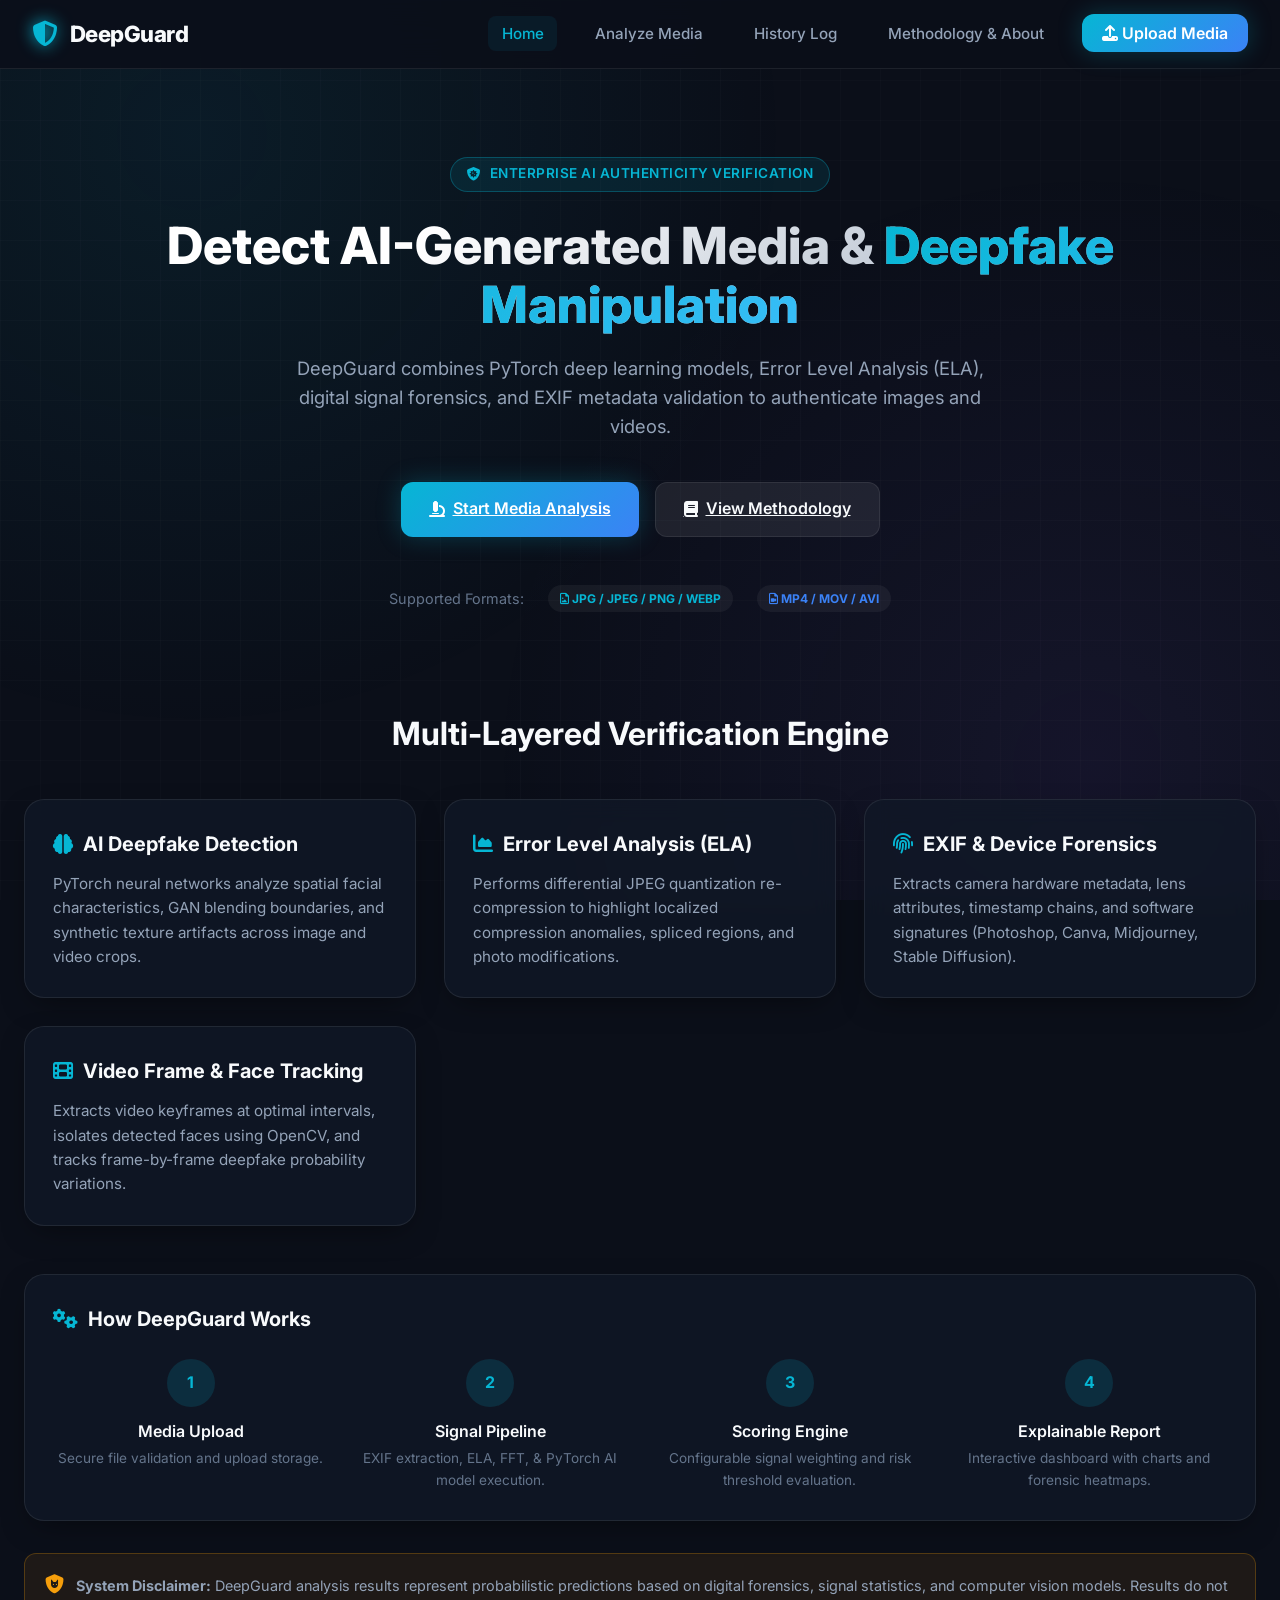
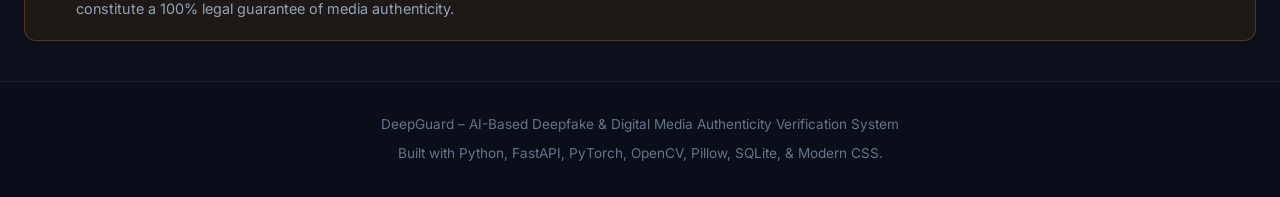
<file: frontend/index.html>
<!DOCTYPE html>
<html lang="en">
<head>
  <meta charset="UTF-8">
  <meta name="viewport" content="width=device-width, initial-scale=1.0">
  <title>DeepGuard - AI Deepfake & Media Verification System</title>
  <link rel="stylesheet" href="https://cdnjs.cloudflare.com/ajax/libs/font-awesome/6.4.0/css/all.min.css">
  <link rel="stylesheet" href="css/style.css">
</head>
<body>

  <!-- Navigation Bar -->
  <nav class="navbar">
    <div class="nav-container">
      <a href="index.html" class="brand-logo">
        <i class="fas fa-shield-halved"></i>
        <span>DeepGuard</span>
      </a>
      <ul class="nav-links">
        <li><a href="index.html" class="nav-link active">Home</a></li>
        <li><a href="analyze.html" class="nav-link">Analyze Media</a></li>
        <li><a href="history.html" class="nav-link">History Log</a></li>
        <li><a href="about.html" class="nav-link">Methodology & About</a></li>
        <li><a href="analyze.html" class="btn-nav-upload"><i class="fas fa-upload"></i> Upload Media</a></li>
      </ul>
    </div>
  </nav>

  <!-- Main Hero Content -->
  <main class="main-wrapper">
    <section class="hero-section">
      <div class="badge-pill">
        <i class="fas fa-shield-virus"></i> Enterprise AI Authenticity Verification
      </div>
      <h1 class="hero-title">
        Detect AI-Generated Media & <span>Deepfake Manipulation</span>
      </h1>
      <p class="hero-subtitle">
        DeepGuard combines PyTorch deep learning models, Error Level Analysis (ELA), digital signal forensics, and EXIF metadata validation to authenticate images and videos.
      </p>

      <div style="display: flex; justify-content: center; gap: 1rem; margin-bottom: 3rem;">
        <a href="analyze.html" class="btn btn-primary">
          <i class="fas fa-microscope"></i> Start Media Analysis
        </a>
        <a href="about.html" class="btn btn-secondary">
          <i class="fas fa-book"></i> View Methodology
        </a>
      </div>

      <!-- Supported Formats Bar -->
      <div style="display: flex; justify-content: center; align-items: center; gap: 1.5rem; color: var(--text-muted); font-size: 0.9rem;">
        <span>Supported Formats:</span>
        <span class="badge" style="background: rgba(255,255,255,0.05); color: var(--accent-cyan);"><i class="far fa-file-image"></i> JPG / JPEG / PNG / WEBP</span>
        <span class="badge" style="background: rgba(255,255,255,0.05); color: var(--accent-blue);"><i class="far fa-file-video"></i> MP4 / MOV / AVI</span>
      </div>
    </section>

    <!-- Key Analysis Features Grid -->
    <section style="margin-top: 2rem;">
      <h2 style="text-align: center; font-size: 2rem; margin-bottom: 2rem;">Multi-Layered Verification Engine</h2>
      
      <div class="card-grid">
        <div class="card">
          <div class="card-title">
            <i class="fas fa-brain"></i> AI Deepfake Detection
          </div>
          <p style="color: var(--text-secondary); font-size: 0.95rem;">
            PyTorch neural networks analyze spatial facial characteristics, GAN blending boundaries, and synthetic texture artifacts across image and video crops.
          </p>
        </div>

        <div class="card">
          <div class="card-title">
            <i class="fas fa-chart-area"></i> Error Level Analysis (ELA)
          </div>
          <p style="color: var(--text-secondary); font-size: 0.95rem;">
            Performs differential JPEG quantization re-compression to highlight localized compression anomalies, spliced regions, and photo modifications.
          </p>
        </div>

        <div class="card">
          <div class="card-title">
            <i class="fas fa-fingerprint"></i> EXIF & Device Forensics
          </div>
          <p style="color: var(--text-secondary); font-size: 0.95rem;">
            Extracts camera hardware metadata, lens attributes, timestamp chains, and software signatures (Photoshop, Canva, Midjourney, Stable Diffusion).
          </p>
        </div>

        <div class="card">
          <div class="card-title">
            <i class="fas fa-film"></i> Video Frame & Face Tracking
          </div>
          <p style="color: var(--text-secondary); font-size: 0.95rem;">
            Extracts video keyframes at optimal intervals, isolates detected faces using OpenCV, and tracks frame-by-frame deepfake probability variations.
          </p>
        </div>
      </div>
    </section>

    <!-- How DeepGuard Works -->
    <section class="card" style="margin-top: 3rem;">
      <h3 class="card-title"><i class="fas fa-cogs"></i> How DeepGuard Works</h3>
      <div style="display: grid; grid-template-columns: repeat(auto-fit, minmax(200px, 1fr)); gap: 1.5rem; margin-top: 1.5rem; text-align: center;">
        <div>
          <div style="width: 48px; height: 48px; border-radius: 50%; background: rgba(6,182,212,0.15); color: var(--accent-cyan); display: inline-flex; align-items: center; justify-content: center; font-weight: 700; margin-bottom: 0.75rem;">1</div>
          <h4 style="font-weight: 600;">Media Upload</h4>
          <p style="font-size: 0.85rem; color: var(--text-muted); margin-top: 0.25rem;">Secure file validation and upload storage.</p>
        </div>
        <div>
          <div style="width: 48px; height: 48px; border-radius: 50%; background: rgba(6,182,212,0.15); color: var(--accent-cyan); display: inline-flex; align-items: center; justify-content: center; font-weight: 700; margin-bottom: 0.75rem;">2</div>
          <h4 style="font-weight: 600;">Signal Pipeline</h4>
          <p style="font-size: 0.85rem; color: var(--text-muted); margin-top: 0.25rem;">EXIF extraction, ELA, FFT, & PyTorch AI model execution.</p>
        </div>
        <div>
          <div style="width: 48px; height: 48px; border-radius: 50%; background: rgba(6,182,212,0.15); color: var(--accent-cyan); display: inline-flex; align-items: center; justify-content: center; font-weight: 700; margin-bottom: 0.75rem;">3</div>
          <h4 style="font-weight: 600;">Scoring Engine</h4>
          <p style="font-size: 0.85rem; color: var(--text-muted); margin-top: 0.25rem;">Configurable signal weighting and risk threshold evaluation.</p>
        </div>
        <div>
          <div style="width: 48px; height: 48px; border-radius: 50%; background: rgba(6,182,212,0.15); color: var(--accent-cyan); display: inline-flex; align-items: center; justify-content: center; font-weight: 700; margin-bottom: 0.75rem;">4</div>
          <h4 style="font-weight: 600;">Explainable Report</h4>
          <p style="font-size: 0.85rem; color: var(--text-muted); margin-top: 0.25rem;">Interactive dashboard with charts and forensic heatmaps.</p>
        </div>
      </div>
    </section>

    <!-- Disclaimer Banner -->
    <div class="disclaimer-box">
      <i class="fas fa-shield-cat"></i>
      <div>
        <strong>System Disclaimer:</strong> DeepGuard analysis results represent probabilistic predictions based on digital forensics, signal statistics, and computer vision models. Results do not constitute a 100% legal guarantee of media authenticity.
      </div>
    </div>
  </main>

  <!-- Footer -->
  <footer>
    <div style="max-width: 1280px; margin: 0 auto; padding: 0 1.5rem;">
      <p>DeepGuard – AI-Based Deepfake & Digital Media Authenticity Verification System</p>
      <p style="margin-top: 0.5rem; color: var(--text-muted);">Built with Python, FastAPI, PyTorch, OpenCV, Pillow, SQLite, & Modern CSS.</p>
    </div>
  </footer>

  <script src="js/app.js"></script>
</body>
</html>
</file>
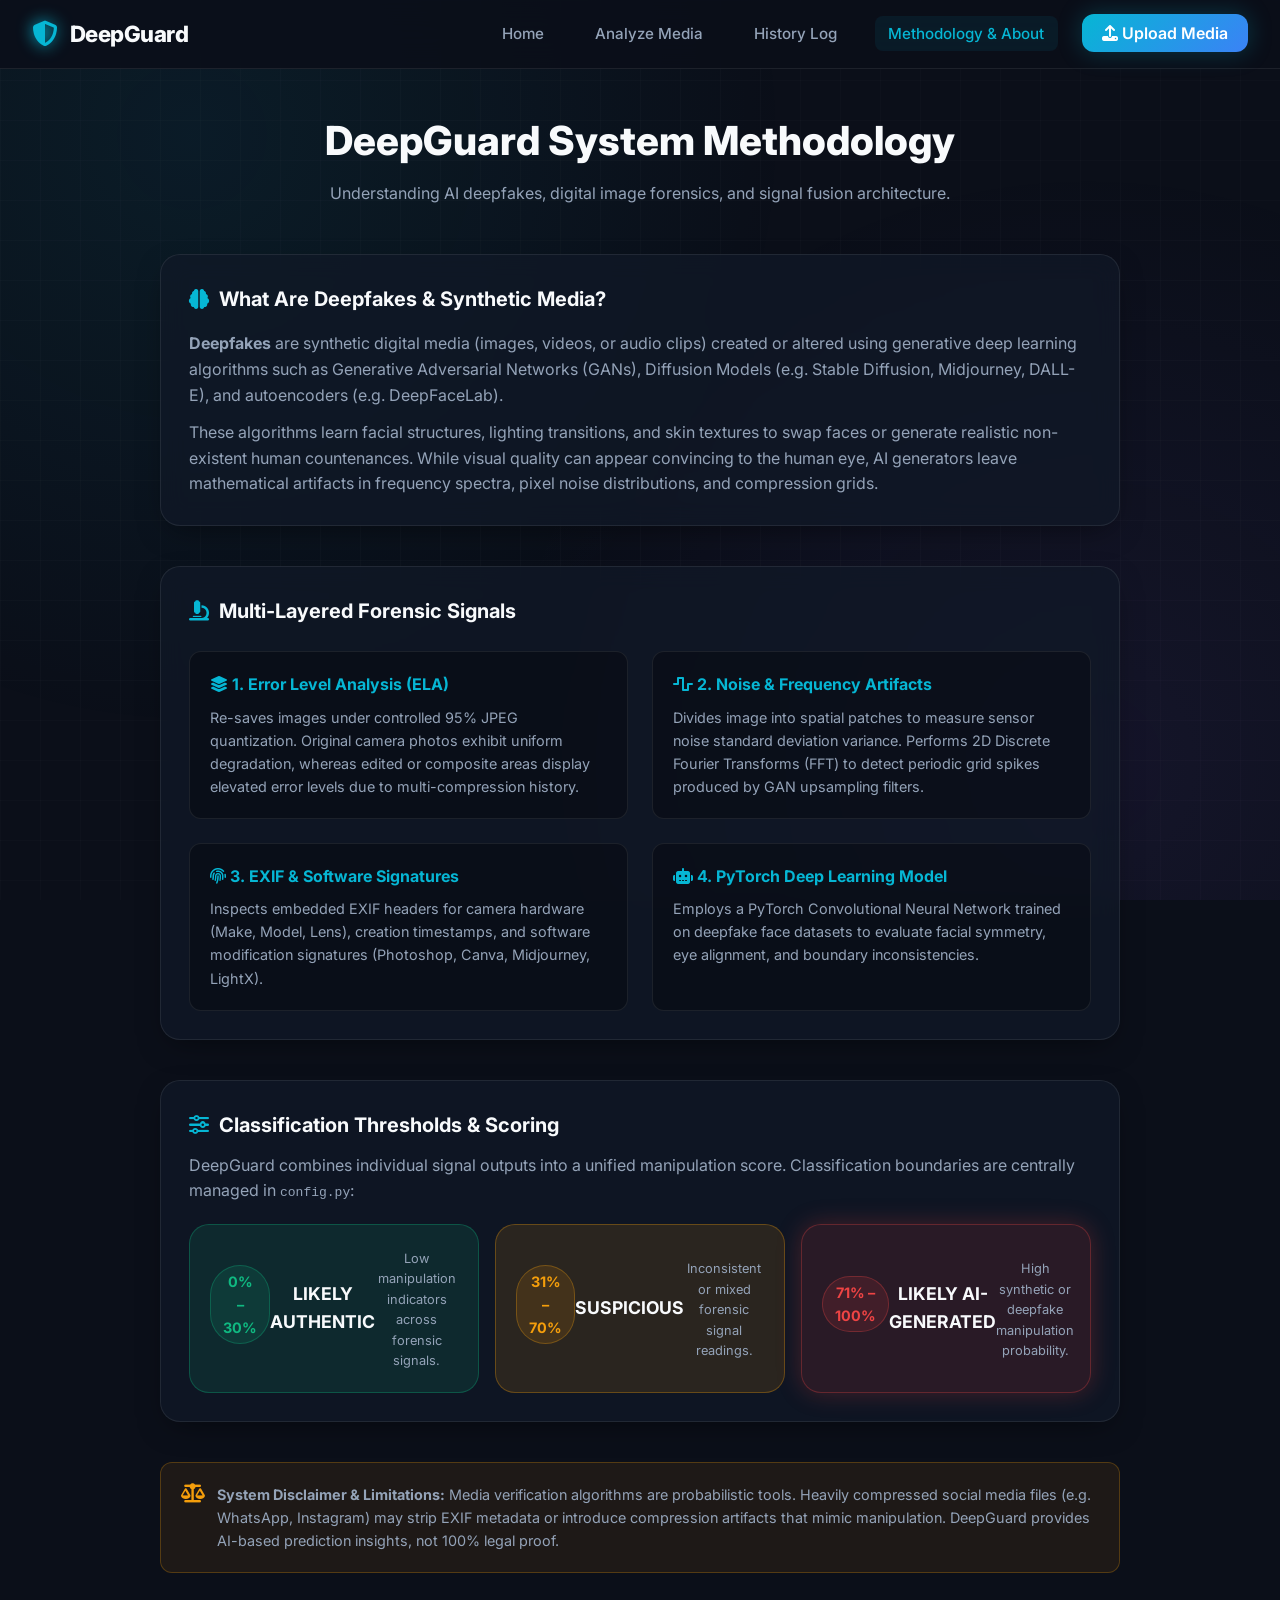
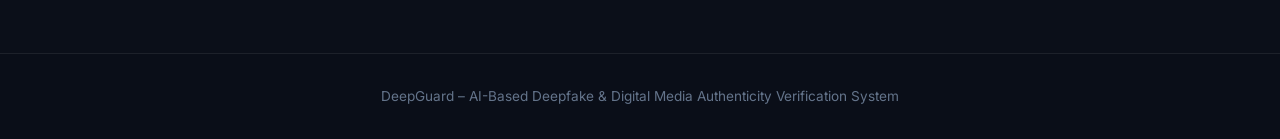
<file: frontend/about.html>
<!DOCTYPE html>
<html lang="en">
<head>
  <meta charset="UTF-8">
  <meta name="viewport" content="width=device-width, initial-scale=1.0">
  <title>Methodology & About - DeepGuard</title>
  <link rel="stylesheet" href="https://cdnjs.cloudflare.com/ajax/libs/font-awesome/6.4.0/css/all.min.css">
  <link rel="stylesheet" href="css/style.css">
</head>
<body>

  <!-- Navigation Bar -->
  <nav class="navbar">
    <div class="nav-container">
      <a href="index.html" class="brand-logo">
        <i class="fas fa-shield-halved"></i>
        <span>DeepGuard</span>
      </a>
      <ul class="nav-links">
        <li><a href="index.html" class="nav-link">Home</a></li>
        <li><a href="analyze.html" class="nav-link">Analyze Media</a></li>
        <li><a href="history.html" class="nav-link">History Log</a></li>
        <li><a href="about.html" class="nav-link active">Methodology & About</a></li>
        <li><a href="analyze.html" class="btn-nav-upload"><i class="fas fa-upload"></i> Upload Media</a></li>
      </ul>
    </div>
  </nav>

  <main class="main-wrapper">
    <div style="max-width: 960px; margin: 0 auto;">
      
      <div style="text-align: center; margin-bottom: 3rem;">
        <h1 style="font-size: 2.5rem; font-weight: 800;">DeepGuard System Methodology</h1>
        <p style="color: var(--text-secondary); margin-top: 0.5rem;">Understanding AI deepfakes, digital image forensics, and signal fusion architecture.</p>
      </div>

      <!-- What are Deepfakes -->
      <section class="card" style="margin-bottom: 2.5rem;">
        <h2 class="card-title"><i class="fas fa-brain"></i> What Are Deepfakes & Synthetic Media?</h2>
        <p style="color: var(--text-secondary); margin-top: 1rem;">
          <strong>Deepfakes</strong> are synthetic digital media (images, videos, or audio clips) created or altered using generative deep learning algorithms such as Generative Adversarial Networks (GANs), Diffusion Models (e.g. Stable Diffusion, Midjourney, DALL-E), and autoencoders (e.g. DeepFaceLab).
        </p>
        <p style="color: var(--text-secondary); margin-top: 0.75rem;">
          These algorithms learn facial structures, lighting transitions, and skin textures to swap faces or generate realistic non-existent human countenances. While visual quality can appear convincing to the human eye, AI generators leave mathematical artifacts in frequency spectra, pixel noise distributions, and compression grids.
        </p>
      </section>

      <!-- Forensic Techniques Breakdown -->
      <section class="card" style="margin-bottom: 2.5rem;">
        <h2 class="card-title"><i class="fas fa-microscope"></i> Multi-Layered Forensic Signals</h2>
        
        <div style="display: grid; grid-template-columns: 1fr 1fr; gap: 1.5rem; margin-top: 1.5rem;">
          <div style="background: rgba(0,0,0,0.3); border: 1px solid var(--border-color); border-radius: var(--radius-md); padding: 1.25rem;">
            <h4 style="color: var(--accent-cyan); font-weight: 700; margin-bottom: 0.5rem;"><i class="fas fa-layer-group"></i> 1. Error Level Analysis (ELA)</h4>
            <p style="font-size: 0.9rem; color: var(--text-secondary);">
              Re-saves images under controlled 95% JPEG quantization. Original camera photos exhibit uniform degradation, whereas edited or composite areas display elevated error levels due to multi-compression history.
            </p>
          </div>

          <div style="background: rgba(0,0,0,0.3); border: 1px solid var(--border-color); border-radius: var(--radius-md); padding: 1.25rem;">
            <h4 style="color: var(--accent-cyan); font-weight: 700; margin-bottom: 0.5rem;"><i class="fas fa-wave-square"></i> 2. Noise & Frequency Artifacts</h4>
            <p style="font-size: 0.9rem; color: var(--text-secondary);">
              Divides image into spatial patches to measure sensor noise standard deviation variance. Performs 2D Discrete Fourier Transforms (FFT) to detect periodic grid spikes produced by GAN upsampling filters.
            </p>
          </div>

          <div style="background: rgba(0,0,0,0.3); border: 1px solid var(--border-color); border-radius: var(--radius-md); padding: 1.25rem;">
            <h4 style="color: var(--accent-cyan); font-weight: 700; margin-bottom: 0.5rem;"><i class="fas fa-fingerprint"></i> 3. EXIF & Software Signatures</h4>
            <p style="font-size: 0.9rem; color: var(--text-secondary);">
              Inspects embedded EXIF headers for camera hardware (Make, Model, Lens), creation timestamps, and software modification signatures (Photoshop, Canva, Midjourney, LightX).
            </p>
          </div>

          <div style="background: rgba(0,0,0,0.3); border: 1px solid var(--border-color); border-radius: var(--radius-md); padding: 1.25rem;">
            <h4 style="color: var(--accent-cyan); font-weight: 700; margin-bottom: 0.5rem;"><i class="fas fa-robot"></i> 4. PyTorch Deep Learning Model</h4>
            <p style="font-size: 0.9rem; color: var(--text-secondary);">
              Employs a PyTorch Convolutional Neural Network trained on deepfake face datasets to evaluate facial symmetry, eye alignment, and boundary inconsistencies.
            </p>
          </div>
        </div>
      </section>

      <!-- Configurable Classification Thresholds -->
      <section class="card" style="margin-bottom: 2.5rem;">
        <h2 class="card-title"><i class="fas fa-sliders-h"></i> Classification Thresholds & Scoring</h2>
        <p style="color: var(--text-secondary); margin-top: 0.5rem;">
          DeepGuard combines individual signal outputs into a unified manipulation score. Classification boundaries are centrally managed in <code>config.py</code>:
        </p>

        <div style="display: grid; grid-template-columns: repeat(auto-fit, minmax(220px, 1fr)); gap: 1rem; margin-top: 1.25rem; text-align: center;">
          <div class="result-banner authentic" style="padding: 1.25rem; margin: 0;">
            <span class="badge badge-authentic" style="font-size: 0.9rem; margin-bottom: 0.5rem;">0% – 30%</span>
            <h4 style="font-weight: 700; font-size: 1.1rem;">LIKELY AUTHENTIC</h4>
            <p style="font-size: 0.8rem; color: var(--text-secondary); margin-top: 0.25rem;">Low manipulation indicators across forensic signals.</p>
          </div>

          <div class="result-banner suspicious" style="padding: 1.25rem; margin: 0;">
            <span class="badge badge-suspicious" style="font-size: 0.9rem; margin-bottom: 0.5rem;">31% – 70%</span>
            <h4 style="font-weight: 700; font-size: 1.1rem;">SUSPICIOUS</h4>
            <p style="font-size: 0.8rem; color: var(--text-secondary); margin-top: 0.25rem;">Inconsistent or mixed forensic signal readings.</p>
          </div>

          <div class="result-banner deepfake" style="padding: 1.25rem; margin: 0;">
            <span class="badge badge-deepfake" style="font-size: 0.9rem; margin-bottom: 0.5rem;">71% – 100%</span>
            <h4 style="font-weight: 700; font-size: 1.1rem;">LIKELY AI-GENERATED</h4>
            <p style="font-size: 0.8rem; color: var(--text-secondary); margin-top: 0.25rem;">High synthetic or deepfake manipulation probability.</p>
          </div>
        </div>
      </section>

      <!-- System Limitations & Legal Disclaimer -->
      <div class="disclaimer-box" style="margin-bottom: 2.5rem;">
        <i class="fas fa-balance-scale"></i>
        <div>
          <strong>System Disclaimer & Limitations:</strong> Media verification algorithms are probabilistic tools. Heavily compressed social media files (e.g. WhatsApp, Instagram) may strip EXIF metadata or introduce compression artifacts that mimic manipulation. DeepGuard provides AI-based prediction insights, not 100% legal proof.
        </div>
      </div>

    </div>
  </main>

  <footer>
    <div style="max-width: 1280px; margin: 0 auto; padding: 0 1.5rem;">
      <p>DeepGuard – AI-Based Deepfake & Digital Media Authenticity Verification System</p>
    </div>
  </footer>

  <script src="js/app.js"></script>
</body>
</html>
</file>
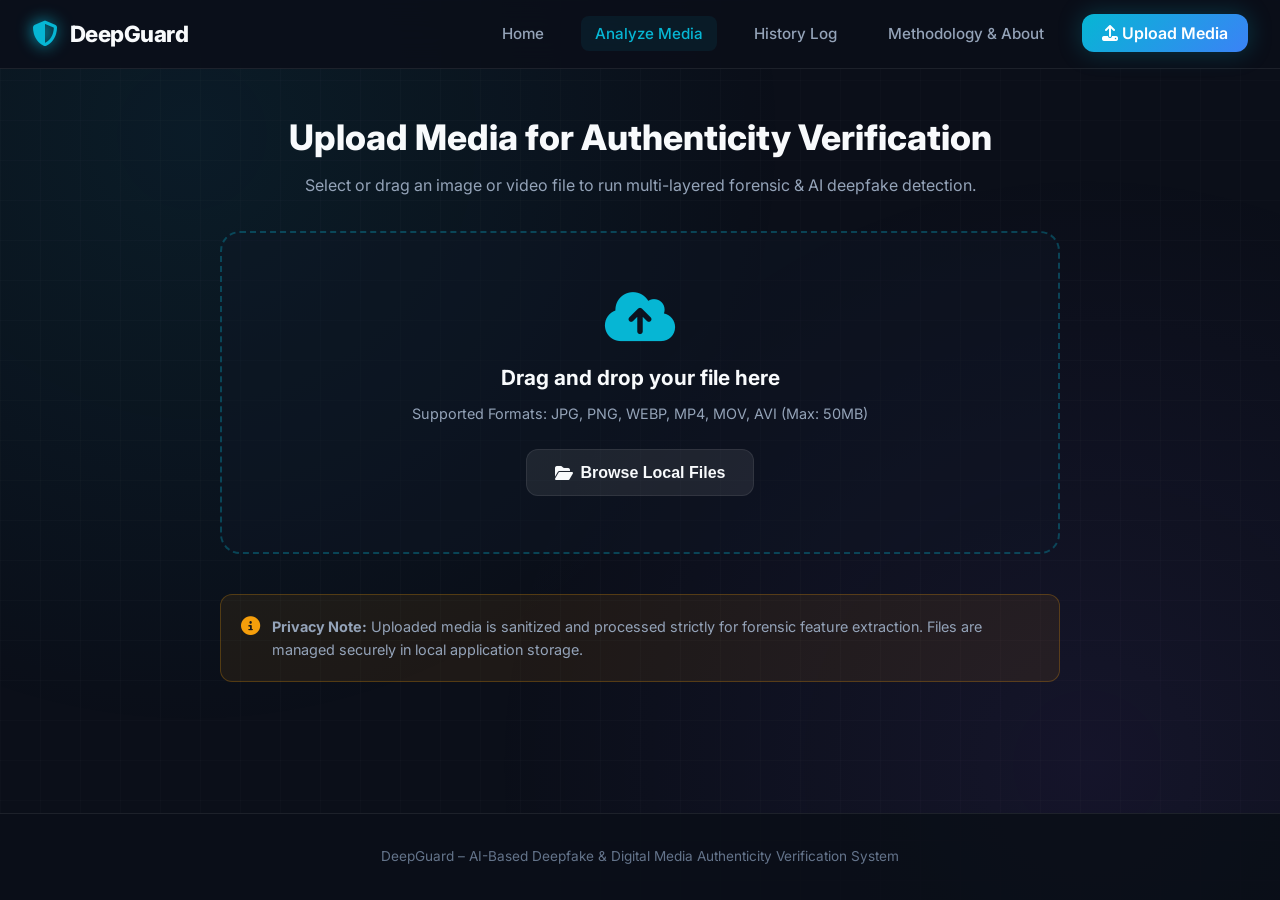
<file: frontend/analyze.html>
<!DOCTYPE html>
<html lang="en">
<head>
  <meta charset="UTF-8">
  <meta name="viewport" content="width=device-width, initial-scale=1.0">
  <title>Analyze Media - DeepGuard</title>
  <link rel="stylesheet" href="https://cdnjs.cloudflare.com/ajax/libs/font-awesome/6.4.0/css/all.min.css">
  <link rel="stylesheet" href="css/style.css">
</head>
<body>

  <!-- Navigation Bar -->
  <nav class="navbar">
    <div class="nav-container">
      <a href="index.html" class="brand-logo">
        <i class="fas fa-shield-halved"></i>
        <span>DeepGuard</span>
      </a>
      <ul class="nav-links">
        <li><a href="index.html" class="nav-link">Home</a></li>
        <li><a href="analyze.html" class="nav-link active">Analyze Media</a></li>
        <li><a href="history.html" class="nav-link">History Log</a></li>
        <li><a href="about.html" class="nav-link">Methodology & About</a></li>
        <li><a href="analyze.html" class="btn-nav-upload"><i class="fas fa-upload"></i> Upload Media</a></li>
      </ul>
    </div>
  </nav>

  <main class="main-wrapper">
    <div style="max-width: 840px; margin: 0 auto;">
      
      <div style="text-align: center; margin-bottom: 2rem;">
        <h1 style="font-size: 2.2rem; font-weight: 800;">Upload Media for Authenticity Verification</h1>
        <p style="color: var(--text-secondary); margin-top: 0.5rem;">Select or drag an image or video file to run multi-layered forensic & AI deepfake detection.</p>
      </div>

      <!-- Drag and Dropzone Container -->
      <div id="dropzone" class="dropzone-container">
        <i class="fas fa-cloud-arrow-up dropzone-icon"></i>
        <h3 style="font-size: 1.3rem; margin-bottom: 0.5rem;">Drag and drop your file here</h3>
        <p style="color: var(--text-secondary); font-size: 0.9rem; margin-bottom: 1.5rem;">
          Supported Formats: JPG, PNG, WEBP, MP4, MOV, AVI (Max: 50MB)
        </p>
        <button type="button" class="btn btn-secondary">
          <i class="fas fa-folder-open"></i> Browse Local Files
        </button>
        <input type="file" id="file-input" class="file-input" accept=".jpg,.jpeg,.png,.webp,.mp4,.mov,.avi">
      </div>

      <!-- File Preview Box -->
      <div id="preview-box" class="preview-box">
        <div style="display: flex; justify-content: space-between; align-items: center; margin-bottom: 1rem;">
          <div>
            <h4 id="file-name-display" style="font-weight: 700; font-size: 1.1rem;">filename.jpg</h4>
            <span id="file-size-display" style="font-size: 0.85rem; color: var(--text-muted);">0 MB</span>
          </div>
          <button id="btn-remove" class="btn btn-danger" style="padding: 0.4rem 0.85rem; font-size: 0.85rem;">
            <i class="fas fa-times"></i> Remove
          </button>
        </div>

        <div id="preview-container" style="text-align: center; background: #000; border-radius: var(--radius-sm); overflow: hidden;">
          <!-- Media preview injected dynamically -->
        </div>

        <div style="margin-top: 1.5rem; text-align: center;">
          <button id="btn-analyze" class="btn btn-primary" style="width: 100%; padding: 1rem; font-size: 1.1rem;">
            <i class="fas fa-microscope"></i> Analyze Authenticity Now
          </button>
        </div>
      </div>

      <!-- HUD Progress & Scanning HUD Animation -->
      <div id="hud-progress" class="hud-progress">
        <div class="hud-header">
          <span><i class="fas fa-radar"></i> DEEPGUARD SCANNER RUNNING</span>
          <span id="hud-pct">PROCESSING...</span>
        </div>
        <div class="progress-bar-track">
          <div id="progress-bar-fill" class="progress-bar-fill"></div>
        </div>
        <ul id="hud-step-list" class="hud-step-list">
          <!-- Step items injected by analyze.js -->
        </ul>
      </div>

      <!-- Disclaimer -->
      <div class="disclaimer-box" style="margin-top: 2.5rem;">
        <i class="fas fa-info-circle"></i>
        <div>
          <strong>Privacy Note:</strong> Uploaded media is sanitized and processed strictly for forensic feature extraction. Files are managed securely in local application storage.
        </div>
      </div>

    </div>
  </main>

  <footer>
    <div style="max-width: 1280px; margin: 0 auto; padding: 0 1.5rem;">
      <p>DeepGuard – AI-Based Deepfake & Digital Media Authenticity Verification System</p>
    </div>
  </footer>

  <script src="js/app.js"></script>
  <script src="js/analyze.js"></script>
</body>
</html>
</file>
<file: frontend/css/style.css>
/* DeepGuard - Cybersecurity & AI Verification Portal Design System */

@import url('https://fonts.googleapis.com/css2?family=Inter:wght@300;400;500;600;700;800&family=JetBrains+Mono:wght@400;500;700&display=swap');

:root {
  /* Color Palette */
  --bg-primary: #0b0f19;
  --bg-secondary: #111827;
  --bg-card: rgba(17, 24, 39, 0.75);
  --bg-card-hover: rgba(31, 41, 55, 0.85);
  --border-color: rgba(255, 255, 255, 0.08);
  --border-accent: rgba(6, 182, 212, 0.3);

  --text-primary: #f8fafc;
  --text-secondary: #94a3b8;
  --text-muted: #64748b;

  --accent-cyan: #06b6d4;
  --accent-blue: #3b82f6;
  --accent-purple: #8b5cf6;

  /* Status Colors */
  --status-authentic: #10b981;
  --status-authentic-bg: rgba(16, 185, 129, 0.12);
  --status-suspicious: #f59e0b;
  --status-suspicious-bg: rgba(245, 158, 11, 0.12);
  --status-deepfake: #ef4444;
  --status-deepfake-bg: rgba(239, 68, 68, 0.12);

  /* Shadows & Glows */
  --glow-cyan: 0 0 25px rgba(6, 182, 212, 0.25);
  --glow-red: 0 0 25px rgba(239, 68, 68, 0.25);
  --shadow-card: 0 10px 30px -10px rgba(0, 0, 0, 0.5);

  --radius-sm: 8px;
  --radius-md: 12px;
  --radius-lg: 20px;
  --font-sans: 'Inter', system-ui, sans-serif;
  --font-mono: 'JetBrains Mono', monospace;
}

* {
  box-sizing: border-box;
  margin: 0;
  padding: 0;
}

body {
  background-color: var(--bg-primary);
  color: var(--text-primary);
  font-family: var(--font-sans);
  min-height: 100vh;
  display: flex;
  flex-direction: column;
  line-height: 1.6;
  overflow-x: hidden;
}

/* Background Cyber Grid Overlay */
body::before {
  content: '';
  position: fixed;
  top: 0; left: 0; right: 0; bottom: 0;
  background: 
    radial-gradient(circle at 15% 15%, rgba(6, 182, 212, 0.08) 0%, transparent 45%),
    radial-gradient(circle at 85% 85%, rgba(139, 92, 246, 0.08) 0%, transparent 45%),
    linear-gradient(rgba(255,255,255,0.015) 1px, transparent 1px),
    linear-gradient(90deg, rgba(255,255,255,0.015) 1px, transparent 1px);
  background-size: 100% 100%, 100% 100%, 40px 40px, 40px 40px;
  pointer-events: none;
  z-index: -1;
}

/* Container & Header Navigation */
.navbar {
  background: rgba(11, 15, 25, 0.85);
  backdrop-filter: blur(16px);
  border-bottom: 1px solid var(--border-color);
  position: sticky;
  top: 0;
  z-index: 100;
  padding: 1rem 2rem;
}

.nav-container {
  max-width: 1280px;
  margin: 0 auto;
  display: flex;
  align-items: center;
  justify-content: space-between;
}

.brand-logo {
  display: flex;
  align-items: center;
  gap: 0.75rem;
  text-decoration: none;
  color: var(--text-primary);
  font-weight: 800;
  font-size: 1.4rem;
  letter-spacing: -0.5px;
}

.brand-logo i {
  color: var(--accent-cyan);
  font-size: 1.6rem;
  filter: drop-shadow(0 0 8px var(--accent-cyan));
}

.nav-links {
  display: flex;
  align-items: center;
  gap: 1.5rem;
  list-style: none;
}

.nav-link {
  color: var(--text-secondary);
  text-decoration: none;
  font-weight: 500;
  font-size: 0.95rem;
  transition: all 0.2s ease;
  padding: 0.5rem 0.85rem;
  border-radius: var(--radius-sm);
}

.nav-link:hover, .nav-link.active {
  color: var(--accent-cyan);
  background: rgba(6, 182, 212, 0.08);
}

.btn-nav-upload {
  background: linear-gradient(135deg, var(--accent-cyan), var(--accent-blue));
  color: #fff;
  padding: 0.55rem 1.25rem;
  border-radius: var(--radius-md);
  font-weight: 600;
  text-decoration: none;
  box-shadow: var(--glow-cyan);
  transition: transform 0.2s, box-shadow 0.2s;
}

.btn-nav-upload:hover {
  transform: translateY(-2px);
  box-shadow: 0 0 30px rgba(6, 182, 212, 0.4);
}

/* Main Content Area */
.main-wrapper {
  flex: 1;
  max-width: 1280px;
  width: 100%;
  margin: 0 auto;
  padding: 2.5rem 1.5rem;
}

/* Typography & Hero Section */
.hero-section {
  text-align: center;
  padding: 3rem 1rem 4rem;
}

.badge-pill {
  display: inline-flex;
  align-items: center;
  gap: 0.5rem;
  background: rgba(6, 182, 212, 0.1);
  border: 1px solid var(--border-accent);
  color: var(--accent-cyan);
  padding: 0.35rem 1rem;
  border-radius: 50px;
  font-size: 0.85rem;
  font-weight: 600;
  margin-bottom: 1.5rem;
  text-transform: uppercase;
  letter-spacing: 0.5px;
}

.hero-title {
  font-size: 3.2rem;
  font-weight: 800;
  line-height: 1.15;
  margin-bottom: 1.25rem;
  background: linear-gradient(135deg, #ffffff 30%, #94a3b8 100%);
  -webkit-background-clip: text;
  -webkit-text-fill-color: transparent;
}

.hero-title span {
  background: linear-gradient(135deg, var(--accent-cyan), #38bdf8);
  -webkit-background-clip: text;
  -webkit-text-fill-color: transparent;
}

.hero-subtitle {
  font-size: 1.15rem;
  color: var(--text-secondary);
  max-width: 720px;
  margin: 0 auto 2.5rem;
}

/* Cards & Glassmorphism */
.card-grid {
  display: grid;
  grid-template-columns: repeat(auto-fit, minmax(300px, 1fr));
  gap: 1.75rem;
  margin: 2.5rem 0;
}

.card {
  background: var(--bg-card);
  backdrop-filter: blur(12px);
  border: 1px solid var(--border-color);
  border-radius: var(--radius-lg);
  padding: 1.75rem;
  box-shadow: var(--shadow-card);
  transition: all 0.3s ease;
}

.card:hover {
  background: var(--bg-card-hover);
  border-color: var(--border-accent);
  transform: translateY(-4px);
}

.card-title {
  font-size: 1.25rem;
  font-weight: 700;
  margin-bottom: 0.75rem;
  display: flex;
  align-items: center;
  gap: 0.6rem;
}

.card-title i {
  color: var(--accent-cyan);
}

/* Dropzone & Scanner UI */
.dropzone-container {
  border: 2px dashed var(--border-accent);
  background: rgba(17, 24, 39, 0.4);
  border-radius: var(--radius-lg);
  padding: 3.5rem 2rem;
  text-align: center;
  cursor: pointer;
  transition: all 0.3s ease;
  position: relative;
  overflow: hidden;
}

.dropzone-container:hover, .dropzone-container.drag-over {
  border-color: var(--accent-cyan);
  background: rgba(6, 182, 212, 0.05);
  box-shadow: var(--glow-cyan);
}

.dropzone-icon {
  font-size: 3.5rem;
  color: var(--accent-cyan);
  margin-bottom: 1rem;
}

.file-input {
  display: none;
}

/* Preview Box */
.preview-box {
  margin-top: 2rem;
  background: var(--bg-secondary);
  border: 1px solid var(--border-color);
  border-radius: var(--radius-md);
  padding: 1.25rem;
  display: none;
}

.preview-media {
  max-height: 380px;
  width: 100%;
  object-fit: contain;
  border-radius: var(--radius-sm);
  background: #000;
}

/* Buttons */
.btn {
  display: inline-flex;
  align-items: center;
  justify-content: center;
  gap: 0.5rem;
  padding: 0.85rem 1.75rem;
  font-size: 1rem;
  font-weight: 600;
  border-radius: var(--radius-md);
  border: none;
  cursor: pointer;
  transition: all 0.2s ease;
}

.btn-primary {
  background: linear-gradient(135deg, var(--accent-cyan), var(--accent-blue));
  color: #fff;
  box-shadow: var(--glow-cyan);
}

.btn-primary:hover {
  transform: translateY(-2px);
  box-shadow: 0 0 30px rgba(6, 182, 212, 0.4);
}

.btn-secondary {
  background: rgba(255, 255, 255, 0.08);
  color: var(--text-primary);
  border: 1px solid var(--border-color);
}

.btn-secondary:hover {
  background: rgba(255, 255, 255, 0.15);
}

.btn-danger {
  background: rgba(239, 68, 68, 0.15);
  color: var(--status-deepfake);
  border: 1px solid rgba(239, 68, 68, 0.3);
}

.btn-danger:hover {
  background: rgba(239, 68, 68, 0.3);
}

/* Scanning Progress & HUD animation */
.hud-progress {
  display: none;
  margin-top: 2rem;
  background: rgba(11, 15, 25, 0.9);
  border: 1px solid var(--border-accent);
  border-radius: var(--radius-md);
  padding: 1.75rem;
  text-align: left;
}

.hud-header {
  display: flex;
  justify-content: space-between;
  margin-bottom: 1rem;
  font-family: var(--font-mono);
  color: var(--accent-cyan);
}

.progress-bar-track {
  width: 100%;
  height: 8px;
  background: rgba(255, 255, 255, 0.08);
  border-radius: 4px;
  overflow: hidden;
  margin-bottom: 1rem;
}

.progress-bar-fill {
  height: 100%;
  width: 0%;
  background: linear-gradient(90deg, var(--accent-cyan), var(--accent-blue));
  transition: width 0.3s ease;
}

.hud-step-list {
  font-family: var(--font-mono);
  font-size: 0.85rem;
  color: var(--text-secondary);
  list-style: none;
}

.hud-step-list li {
  margin-bottom: 0.35rem;
  display: flex;
  align-items: center;
  gap: 0.5rem;
}

.hud-step-list li.done i {
  color: var(--status-authentic);
}

.hud-step-list li.active i {
  color: var(--accent-cyan);
  animation: spin 1s infinite linear;
}

@keyframes spin {
  from { transform: rotate(0deg); }
  to { transform: rotate(360deg); }
}

/* Results Banner & Badges */
.result-banner {
  border-radius: var(--radius-lg);
  padding: 2.25rem;
  display: flex;
  align-items: center;
  justify-content: space-between;
  margin-bottom: 2.5rem;
  border: 1px solid transparent;
}

.result-banner.authentic {
  background: var(--status-authentic-bg);
  border-color: rgba(16, 185, 129, 0.3);
}

.result-banner.suspicious {
  background: var(--status-suspicious-bg);
  border-color: rgba(245, 158, 11, 0.3);
}

.result-banner.deepfake {
  background: var(--status-deepfake-bg);
  border-color: rgba(239, 68, 68, 0.3);
  box-shadow: var(--glow-red);
}

.result-title-group h2 {
  font-size: 2.2rem;
  font-weight: 800;
}

.result-banner.authentic h2 { color: var(--status-authentic); }
.result-banner.suspicious h2 { color: var(--status-suspicious); }
.result-banner.deepfake h2 { color: var(--status-deepfake); }

.confidence-gauge-box {
  text-align: right;
}

.confidence-val {
  font-size: 3rem;
  font-weight: 800;
  font-family: var(--font-mono);
}

/* Tables */
.table-container {
  width: 100%;
  overflow-x: auto;
  background: var(--bg-card);
  border: 1px solid var(--border-color);
  border-radius: var(--radius-lg);
}

.data-table {
  width: 100%;
  border-collapse: collapse;
  text-align: left;
}

.data-table th {
  background: rgba(255, 255, 255, 0.03);
  color: var(--text-secondary);
  padding: 1rem 1.25rem;
  font-size: 0.85rem;
  text-transform: uppercase;
  letter-spacing: 0.5px;
  border-bottom: 1px solid var(--border-color);
}

.data-table td {
  padding: 1rem 1.25rem;
  border-bottom: 1px solid var(--border-color);
  color: var(--text-primary);
  font-size: 0.95rem;
}

.data-table tr:hover {
  background: rgba(255, 255, 255, 0.02);
}

/* Badges */
.badge {
  display: inline-block;
  padding: 0.25rem 0.75rem;
  border-radius: 50px;
  font-size: 0.75rem;
  font-weight: 700;
  text-transform: uppercase;
}

.badge-authentic { background: var(--status-authentic-bg); color: var(--status-authentic); border: 1px solid rgba(16,185,129,0.3); }
.badge-suspicious { background: var(--status-suspicious-bg); color: var(--status-suspicious); border: 1px solid rgba(245,158,11,0.3); }
.badge-deepfake { background: var(--status-deepfake-bg); color: var(--status-deepfake); border: 1px solid rgba(239,68,68,0.3); }

/* Disclaimer Banner */
.disclaimer-box {
  background: rgba(245, 158, 11, 0.08);
  border: 1px solid rgba(245, 158, 11, 0.25);
  border-radius: var(--radius-md);
  padding: 1.25rem;
  margin-top: 2rem;
  color: var(--text-secondary);
  font-size: 0.9rem;
  display: flex;
  align-items: flex-start;
  gap: 0.75rem;
}

.disclaimer-box i {
  color: var(--status-suspicious);
  font-size: 1.2rem;
  margin-top: 0.1rem;
}

/* Toast Notifications */
#toast-container {
  position: fixed;
  bottom: 2rem; right: 2rem;
  z-index: 1000;
  display: flex;
  flex-direction: column;
  gap: 0.75rem;
}

.toast {
  background: var(--bg-secondary);
  color: var(--text-primary);
  border: 1px solid var(--border-accent);
  border-radius: var(--radius-md);
  padding: 0.85rem 1.25rem;
  box-shadow: 0 10px 25px rgba(0,0,0,0.5);
  display: flex;
  align-items: center;
  gap: 0.75rem;
  animation: slideIn 0.3s forwards;
}

@keyframes slideIn {
  from { transform: translateX(100%); opacity: 0; }
  to { transform: translateX(0); opacity: 1; }
}

/* Footer */
footer {
  background: rgba(11, 15, 25, 0.95);
  border-top: 1px solid var(--border-color);
  padding: 2rem 0;
  margin-top: auto;
  text-align: center;
  color: var(--text-muted);
  font-size: 0.85rem;
}
</file>
